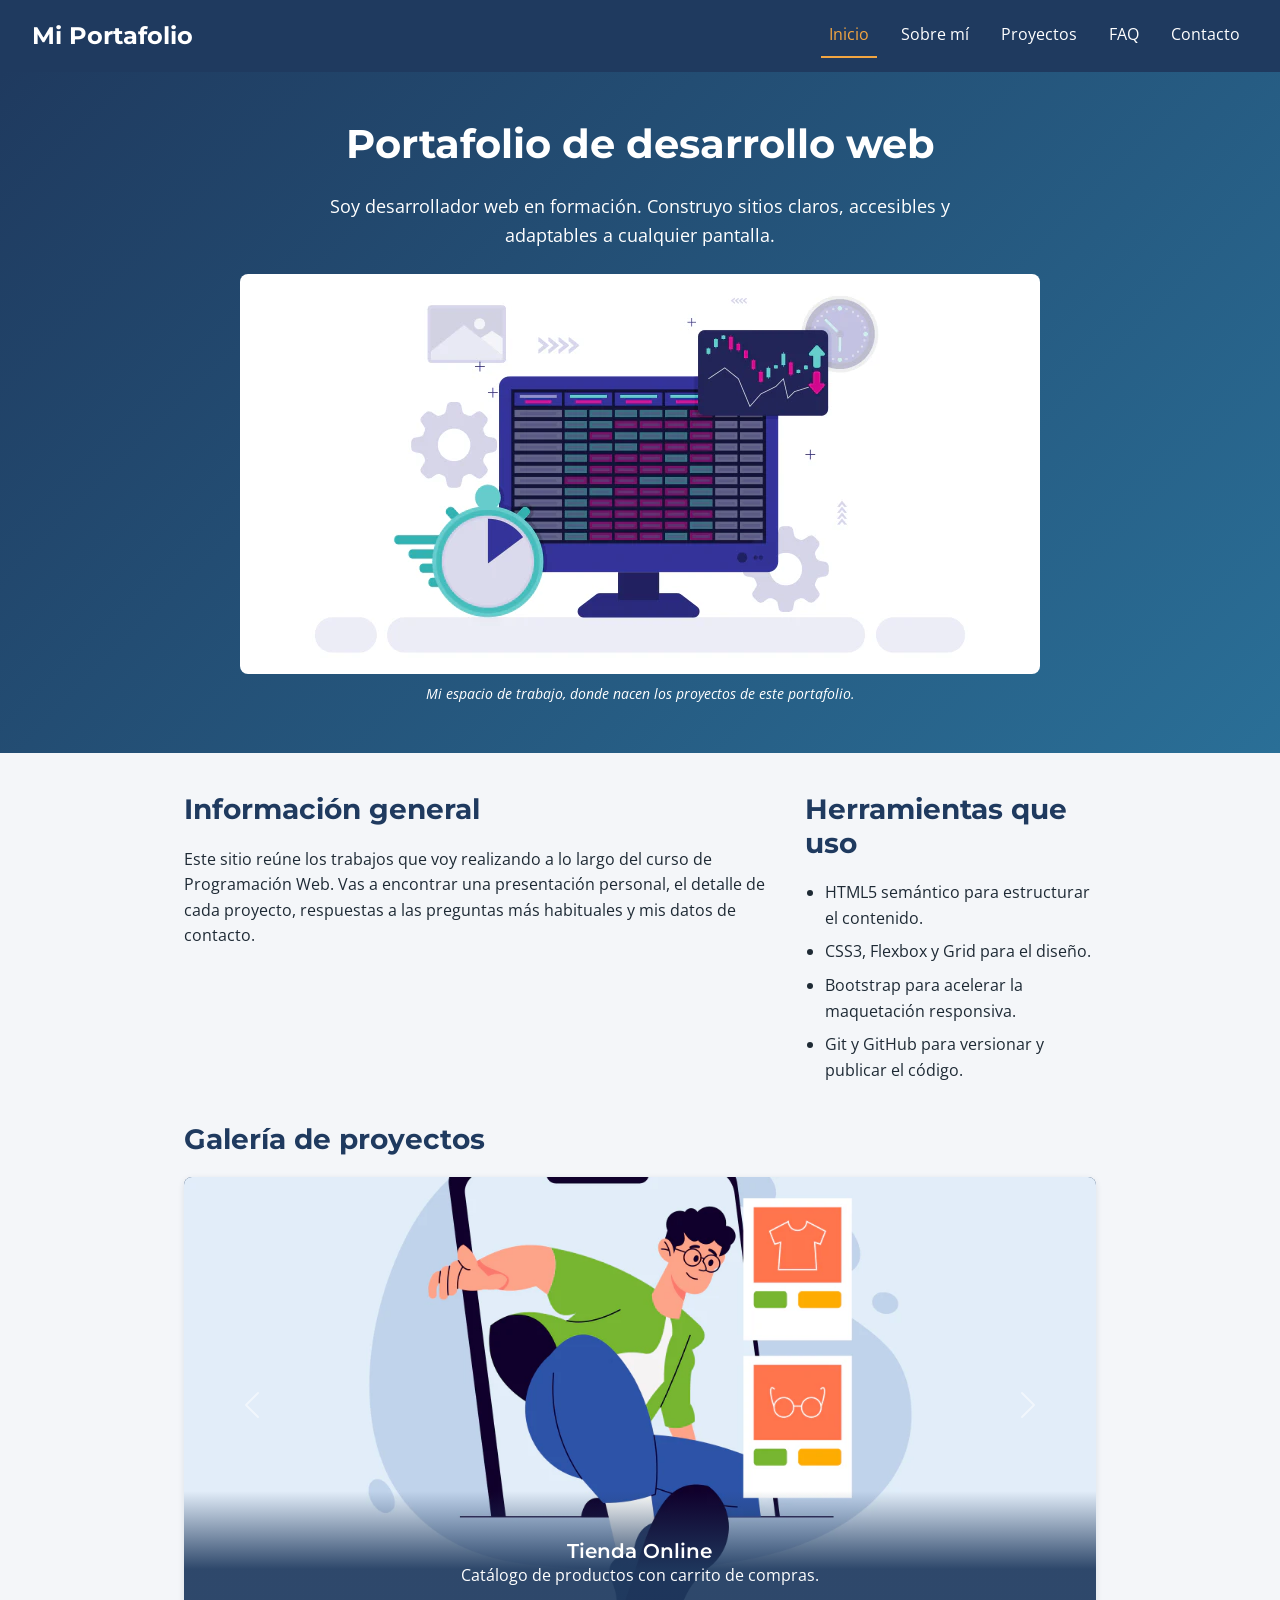
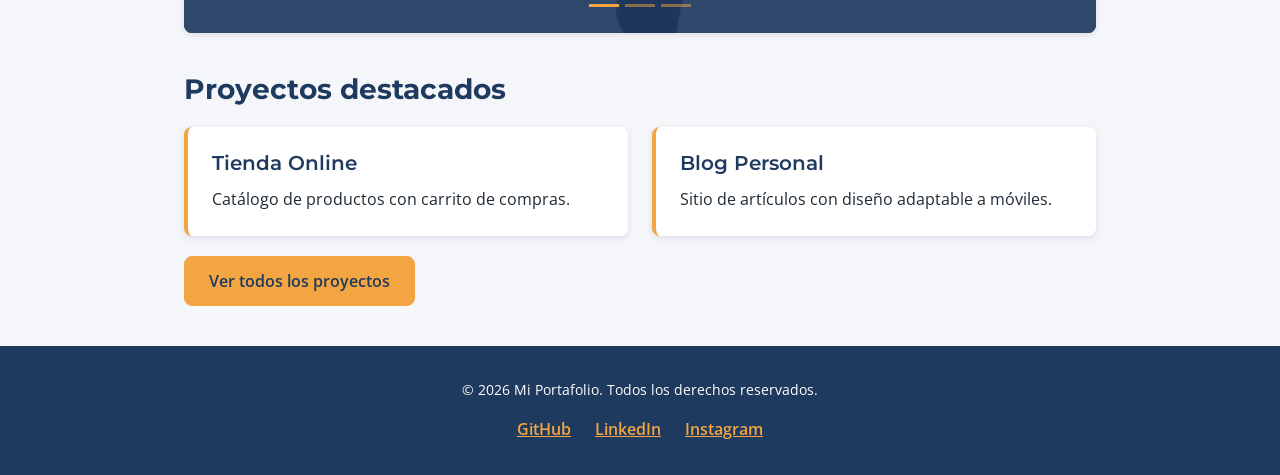
<file: index.html>
<!DOCTYPE html>
<html lang="es">
<head>
    <meta charset="UTF-8">
    <meta name="viewport" content="width=device-width, initial-scale=1.0">
    <meta name="description" content="Portafolio personal de desarrollo web: presentación, proyectos, preguntas frecuentes y contacto.">
    <title>Inicio | Mi Portafolio</title>
    <link rel="preconnect" href="https://fonts.googleapis.com">
    <link rel="preconnect" href="https://fonts.gstatic.com" crossorigin>
    <link href="https://fonts.googleapis.com/css2?family=Montserrat:wght@600;700&amp;family=Open+Sans:wght@400;600&amp;display=swap" rel="stylesheet">
    <link href="https://cdn.jsdelivr.net/npm/bootstrap@5.3.8/dist/css/bootstrap.min.css" rel="stylesheet">
    <link rel="stylesheet" href="css/style.css">
</head>
<body>

    <header class="site-header">
        <nav class="navbar navbar-expand-md navbar-dark site-nav" aria-label="Navegación principal">
            <div class="container-fluid">
                <a class="navbar-brand" href="index.html">Mi Portafolio</a>
                <button class="navbar-toggler" type="button" data-bs-toggle="collapse" data-bs-target="#menu-principal" aria-controls="menu-principal" aria-expanded="false" aria-label="Abrir menú de navegación">
                    <span class="navbar-toggler-icon"></span>
                </button>
                <div class="collapse navbar-collapse" id="menu-principal">
                    <ul class="navbar-nav ms-auto">
                        <li class="nav-item"><a class="nav-link active" href="index.html" aria-current="page">Inicio</a></li>
                        <li class="nav-item"><a class="nav-link" href="pages/sobre-mi.html">Sobre mí</a></li>
                        <li class="nav-item"><a class="nav-link" href="pages/proyectos.html">Proyectos</a></li>
                        <li class="nav-item"><a class="nav-link" href="pages/faq.html">FAQ</a></li>
                        <li class="nav-item"><a class="nav-link" href="pages/contacto.html">Contacto</a></li>
                    </ul>
                </div>
            </div>
        </nav>
    </header>

    <main>
        <section class="hero">
            <h1 class="hero-title">Portafolio de desarrollo web</h1>
            <p class="hero-text">
                Soy desarrollador web en formación. Construyo sitios claros, accesibles
                y adaptables a cualquier pantalla.
            </p>
            <figure>
                <img class="figure-img" src="./img/portada.webp" alt="Escritorio con una computadora portátil" width="800" height="400">
                <figcaption class="figure-caption">Mi espacio de trabajo, donde nacen los proyectos de este portafolio.</figcaption>
            </figure>
        </section>

        <div class="wrapper home-grid">
            <section class="section home-info">
                <h2>Información general</h2>
                <p>
                    Este sitio reúne los trabajos que voy realizando a lo largo del curso de
                    Programación Web. Vas a encontrar una presentación personal, el detalle de
                    cada proyecto, respuestas a las preguntas más habituales y mis datos de contacto.
                </p>
            </section>

            <section class="section home-tools">
                <h2>Herramientas que uso</h2>
                <ul class="list">
                    <li>HTML5 semántico para estructurar el contenido.</li>
                    <li>CSS3, Flexbox y Grid para el diseño.</li>
                    <li>Bootstrap para acelerar la maquetación responsiva.</li>
                    <li>Git y GitHub para versionar y publicar el código.</li>
                </ul>
            </section>

            <section class="section home-gallery">
                <h2>Galería de proyectos</h2>

                <div id="galeria-proyectos" class="carousel slide gallery">
                    <div class="carousel-indicators">
                        <button class="gallery-indicator active" type="button" data-bs-target="#galeria-proyectos" data-bs-slide-to="0" aria-current="true" aria-label="Imagen 1: Tienda Online"></button>
                        <button class="gallery-indicator" type="button" data-bs-target="#galeria-proyectos" data-bs-slide-to="1" aria-label="Imagen 2: Blog Personal"></button>
                        <button class="gallery-indicator" type="button" data-bs-target="#galeria-proyectos" data-bs-slide-to="2" aria-label="Imagen 3: Landing Page"></button>
                    </div>

                    <div class="carousel-inner">
                        <figure class="carousel-item active">
                            <img class="d-block w-100" src="./img/galeria-tienda-online.webp" alt="Página de catálogo" width="1200" height="600">
                            <figcaption class="carousel-caption">
                                <h3 class="gallery-title">Tienda Online</h3>
                                <p class="d-none d-md-block">Catálogo de productos con carrito de compras.</p>
                            </figcaption>
                        </figure>

                        <figure class="carousel-item">
                            <img class="d-block w-100" src="./img/galeria-blog.webp" alt="Persona escribiendo un blog en su escritorio" width="1200" height="600">
                            <figcaption class="carousel-caption">
                                <h3 class="gallery-title">Blog Personal</h3>
                                <p class="d-none d-md-block">Sitio de artículos con diseño adaptable a móviles.</p>
                            </figcaption>
                        </figure>

                        <figure class="carousel-item">
                            <img class="d-block w-100" src="./img/galeria-disenio.webp" alt="Persona diseñando su landing page" width="1200" height="600">
                            <figcaption class="carousel-caption">
                                <h3 class="gallery-title">Landing Page</h3>
                                <p class="d-none d-md-block">Página de presentación para un estudio de diseño.</p>
                            </figcaption>
                        </figure>
                    </div>

                    <button class="carousel-control-prev" type="button" data-bs-target="#galeria-proyectos" data-bs-slide="prev">
                        <span class="carousel-control-prev-icon" aria-hidden="true"></span>
                        <span class="visually-hidden">Imagen anterior</span>
                    </button>
                    <button class="carousel-control-next" type="button" data-bs-target="#galeria-proyectos" data-bs-slide="next">
                        <span class="carousel-control-next-icon" aria-hidden="true"></span>
                        <span class="visually-hidden">Imagen siguiente</span>
                    </button>
                </div>
            </section>

            <section class="section home-projects">
                <h2>Proyectos destacados</h2>

                <div class="card-list">
                    <article class="card">
                        <h3>Tienda Online</h3>
                        <p>Catálogo de productos con carrito de compras.</p>
                    </article>

                    <article class="card">
                        <h3>Blog Personal</h3>
                        <p>Sitio de artículos con diseño adaptable a móviles.</p>
                    </article>
                </div>

                <p><a class="btn btn-acento" href="pages/proyectos.html">Ver todos los proyectos</a></p>
            </section>
        </div>
    </main>

    <footer class="site-footer">
        <p class="footer-copy">&copy; 2026 Mi Portafolio. Todos los derechos reservados.</p>
        <ul class="social-list">
            <li><a class="social-link" href="https://github.com/">GitHub</a></li>
            <li><a class="social-link" href="https://www.linkedin.com/">LinkedIn</a></li>
            <li><a class="social-link" href="https://www.instagram.com/">Instagram</a></li>
        </ul>
    </footer>

    <script src="https://cdn.jsdelivr.net/npm/bootstrap@5.3.8/dist/js/bootstrap.bundle.min.js"></script>
</body>
</html>
</file>
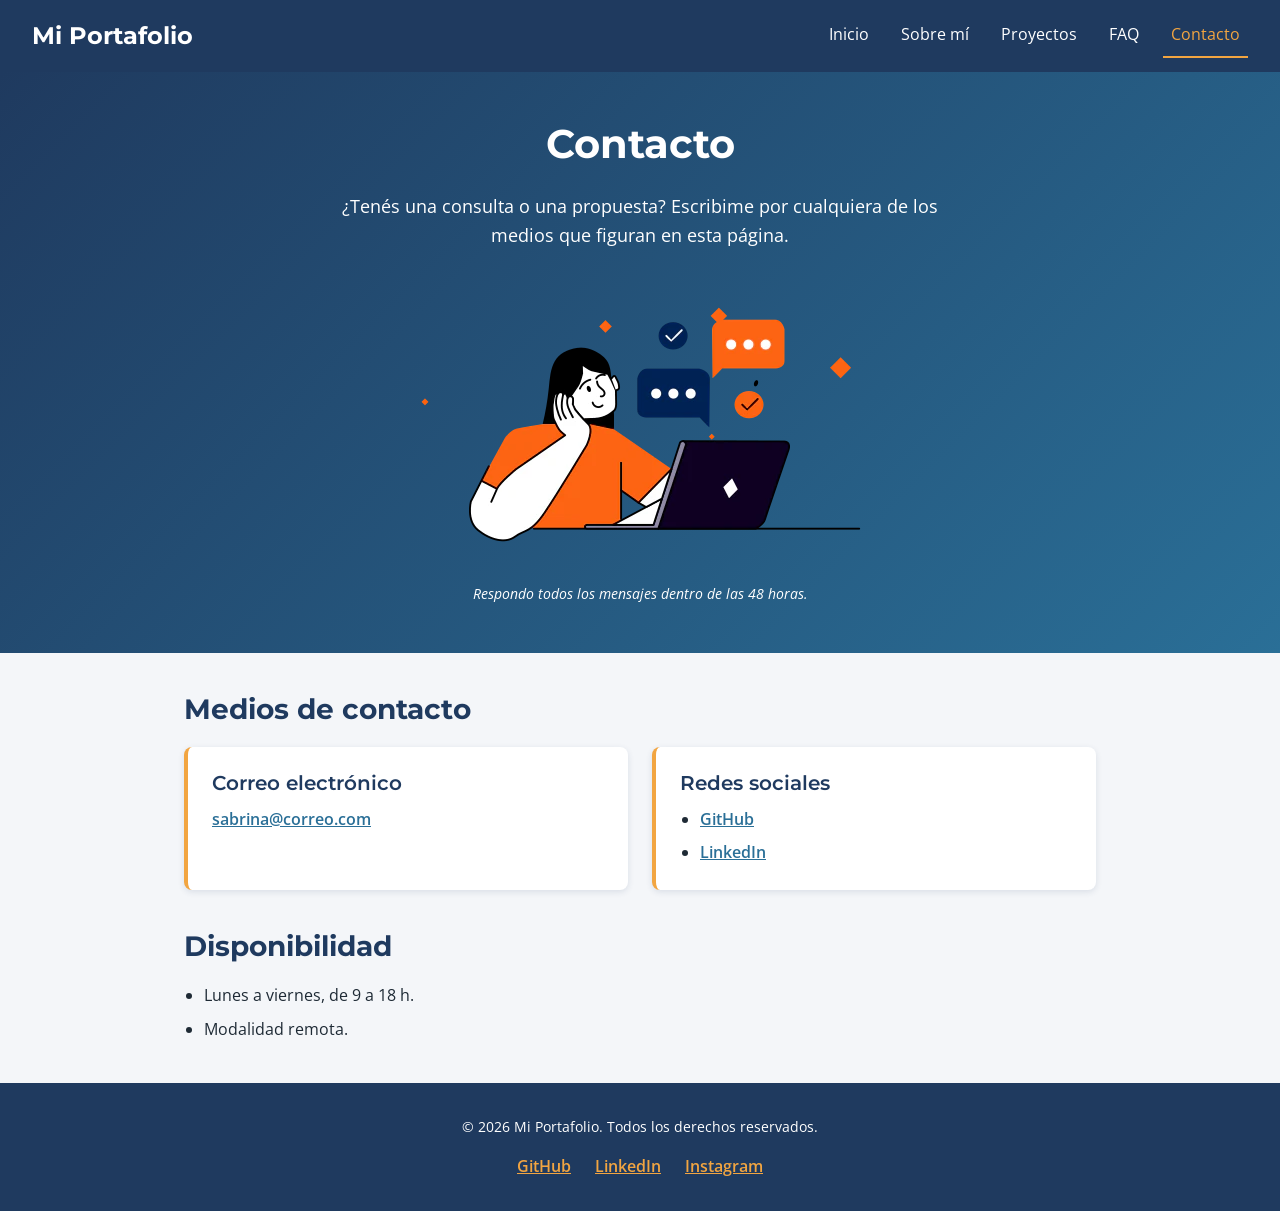
<file: pages/contacto.html>
<!DOCTYPE html>
<html lang="es">
<head>
    <meta charset="UTF-8">
    <meta name="viewport" content="width=device-width, initial-scale=1.0">
    <meta name="description" content="Medios de contacto y disponibilidad para consultas y propuestas de trabajo.">
    <title>Contacto | Mi Portafolio</title>
    <link rel="preconnect" href="https://fonts.googleapis.com">
    <link rel="preconnect" href="https://fonts.gstatic.com" crossorigin>
    <link href="https://fonts.googleapis.com/css2?family=Montserrat:wght@600;700&amp;family=Open+Sans:wght@400;600&amp;display=swap" rel="stylesheet">
    <link href="https://cdn.jsdelivr.net/npm/bootstrap@5.3.8/dist/css/bootstrap.min.css" rel="stylesheet">
    <link rel="stylesheet" href="../css/style.css">
</head>
<body>

    <header class="site-header">
        <nav class="navbar navbar-expand-md navbar-dark site-nav" aria-label="Navegación principal">
            <div class="container-fluid">
                <a class="navbar-brand" href="../index.html">Mi Portafolio</a>
                <button class="navbar-toggler" type="button" data-bs-toggle="collapse" data-bs-target="#menu-principal" aria-controls="menu-principal" aria-expanded="false" aria-label="Abrir menú de navegación">
                    <span class="navbar-toggler-icon"></span>
                </button>
                <div class="collapse navbar-collapse" id="menu-principal">
                    <ul class="navbar-nav ms-auto">
                        <li class="nav-item"><a class="nav-link" href="../index.html">Inicio</a></li>
                        <li class="nav-item"><a class="nav-link" href="sobre-mi.html">Sobre mí</a></li>
                        <li class="nav-item"><a class="nav-link" href="proyectos.html">Proyectos</a></li>
                        <li class="nav-item"><a class="nav-link" href="faq.html">FAQ</a></li>
                        <li class="nav-item"><a class="nav-link active" href="contacto.html" aria-current="page">Contacto</a></li>
                    </ul>
                </div>
            </div>
        </nav>
    </header>

    <main>
        <section class="hero">
            <h1 class="hero-title">Contacto</h1>
            <p class="hero-text">
                ¿Tenés una consulta o una propuesta? Escribime por cualquiera de los
                medios que figuran en esta página.
            </p>
            <figure>
                <img class="figure-img" src="./../img/contacto.webp" alt="Persona leyendo mensajes de contacto en su notebook" width="600" height="300">
                <figcaption class="figure-caption">Respondo todos los mensajes dentro de las 48 horas.</figcaption>
            </figure>
        </section>

        <section class="section wrapper">
            <h2>Medios de contacto</h2>

            <div class="card-list">
                <article class="card">
                    <h3>Correo electrónico</h3>
                    <address class="contact-address">
                        <a href="mailto:sabrina@correo.com">sabrina@correo.com</a>
                    </address>
                </article>

                <article class="card">
                    <h3>Redes sociales</h3>
                    <ul class="list">
                        <li><a href="https://github.com/">GitHub</a></li>
                        <li><a href="https://www.linkedin.com/">LinkedIn</a></li>
                    </ul>
                </article>
            </div>
        </section>

        <section class="section wrapper">
            <h2>Disponibilidad</h2>
            <ul class="list">
                <li>Lunes a viernes, de 9 a 18 h.</li>
                <li>Modalidad remota.</li>
            </ul>
        </section>
    </main>

    <footer class="site-footer">
        <p class="footer-copy">&copy; 2026 Mi Portafolio. Todos los derechos reservados.</p>
        <ul class="social-list">
            <li><a class="social-link" href="https://github.com/">GitHub</a></li>
            <li><a class="social-link" href="https://www.linkedin.com/">LinkedIn</a></li>
            <li><a class="social-link" href="https://www.instagram.com/">Instagram</a></li>
        </ul>
    </footer>

    <script src="https://cdn.jsdelivr.net/npm/bootstrap@5.3.8/dist/js/bootstrap.bundle.min.js"></script>
</body>
</html>
</file>
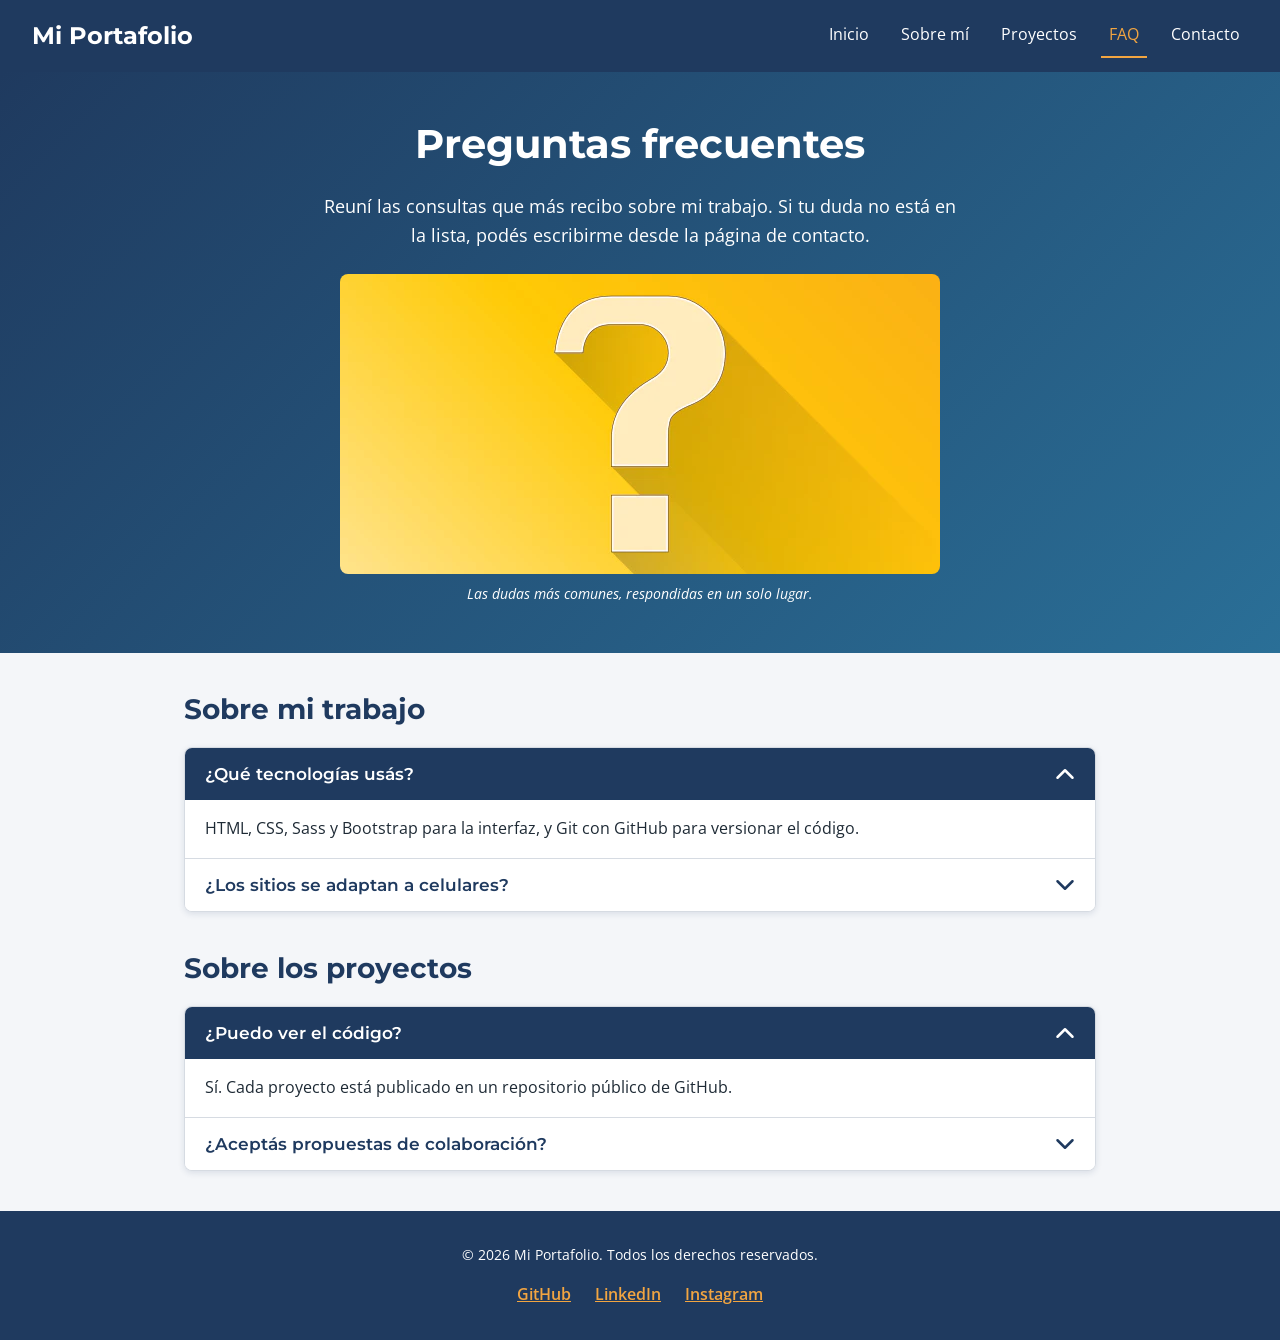
<file: pages/faq.html>
<!DOCTYPE html>
<html lang="es">
<head>
    <meta charset="UTF-8">
    <meta name="viewport" content="width=device-width, initial-scale=1.0">
    <meta name="description" content="Preguntas frecuentes sobre mis proyectos, las tecnologías que uso y cómo trabajar conmigo.">
    <title>Preguntas frecuentes | Mi Portafolio</title>
    <link rel="preconnect" href="https://fonts.googleapis.com">
    <link rel="preconnect" href="https://fonts.gstatic.com" crossorigin>
    <link href="https://fonts.googleapis.com/css2?family=Montserrat:wght@600;700&amp;family=Open+Sans:wght@400;600&amp;display=swap" rel="stylesheet">
    <link href="https://cdn.jsdelivr.net/npm/bootstrap@5.3.8/dist/css/bootstrap.min.css" rel="stylesheet">
    <link rel="stylesheet" href="../css/style.css">
</head>
<body>

    <header class="site-header">
        <nav class="navbar navbar-expand-md navbar-dark site-nav" aria-label="Navegación principal">
            <div class="container-fluid">
                <a class="navbar-brand" href="../index.html">Mi Portafolio</a>
                <button class="navbar-toggler" type="button" data-bs-toggle="collapse" data-bs-target="#menu-principal" aria-controls="menu-principal" aria-expanded="false" aria-label="Abrir menú de navegación">
                    <span class="navbar-toggler-icon"></span>
                </button>
                <div class="collapse navbar-collapse" id="menu-principal">
                    <ul class="navbar-nav ms-auto">
                        <li class="nav-item"><a class="nav-link" href="../index.html">Inicio</a></li>
                        <li class="nav-item"><a class="nav-link" href="sobre-mi.html">Sobre mí</a></li>
                        <li class="nav-item"><a class="nav-link" href="proyectos.html">Proyectos</a></li>
                        <li class="nav-item"><a class="nav-link active" href="faq.html" aria-current="page">FAQ</a></li>
                        <li class="nav-item"><a class="nav-link" href="contacto.html">Contacto</a></li>
                    </ul>
                </div>
            </div>
        </nav>
    </header>

    <main>
        <section class="hero">
            <h1 class="hero-title">Preguntas frecuentes</h1>
            <p class="hero-text">
                Reuní las consultas que más recibo sobre mi trabajo. Si tu duda no está
                en la lista, podés escribirme desde la página de contacto.
            </p>
            <figure>
                <img class="figure-img" src="./../img/faq.webp" alt="Signo de interrogación" width="600" height="300">
                <figcaption class="figure-caption">Las dudas más comunes, respondidas en un solo lugar.</figcaption>
            </figure>
        </section>

        <section class="section wrapper">
            <h2>Sobre mi trabajo</h2>

            <div class="accordion faq" id="faq-trabajo">
                <article class="accordion-item">
                    <h3 class="accordion-header">
                        <button class="accordion-button" type="button" data-bs-toggle="collapse" data-bs-target="#faq-tecnologias" aria-expanded="true" aria-controls="faq-tecnologias">
                            ¿Qué tecnologías usás?
                        </button>
                    </h3>
                    <div id="faq-tecnologias" class="accordion-collapse collapse show" data-bs-parent="#faq-trabajo">
                        <p class="accordion-body">HTML, CSS, Sass y Bootstrap para la interfaz, y Git con GitHub para versionar el código.</p>
                    </div>
                </article>

                <article class="accordion-item">
                    <h3 class="accordion-header">
                        <button class="accordion-button collapsed" type="button" data-bs-toggle="collapse" data-bs-target="#faq-celulares" aria-expanded="false" aria-controls="faq-celulares">
                            ¿Los sitios se adaptan a celulares?
                        </button>
                    </h3>
                    <div id="faq-celulares" class="accordion-collapse collapse" data-bs-parent="#faq-trabajo">
                        <p class="accordion-body">Sí. Todos los proyectos se diseñan con enfoque mobile-first y se prueban en distintos tamaños de pantalla.</p>
                    </div>
                </article>
            </div>
        </section>

        <section class="section wrapper">
            <h2>Sobre los proyectos</h2>

            <div class="accordion faq" id="faq-proyectos">
                <article class="accordion-item">
                    <h3 class="accordion-header">
                        <button class="accordion-button" type="button" data-bs-toggle="collapse" data-bs-target="#faq-codigo" aria-expanded="true" aria-controls="faq-codigo">
                            ¿Puedo ver el código?
                        </button>
                    </h3>
                    <div id="faq-codigo" class="accordion-collapse collapse show" data-bs-parent="#faq-proyectos">
                        <p class="accordion-body">Sí. Cada proyecto está publicado en un repositorio público de GitHub.</p>
                    </div>
                </article>

                <article class="accordion-item">
                    <h3 class="accordion-header">
                        <button class="accordion-button collapsed" type="button" data-bs-toggle="collapse" data-bs-target="#faq-colaboracion" aria-expanded="false" aria-controls="faq-colaboracion">
                            ¿Aceptás propuestas de colaboración?
                        </button>
                    </h3>
                    <div id="faq-colaboracion" class="accordion-collapse collapse" data-bs-parent="#faq-proyectos">
                        <p class="accordion-body">Sí. Podés enviarme tu propuesta por correo electrónico o por redes sociales.</p>
                    </div>
                </article>
            </div>
        </section>
    </main>

    <footer class="site-footer">
        <p class="footer-copy">&copy; 2026 Mi Portafolio. Todos los derechos reservados.</p>
        <ul class="social-list">
            <li><a class="social-link" href="https://github.com/">GitHub</a></li>
            <li><a class="social-link" href="https://www.linkedin.com/">LinkedIn</a></li>
            <li><a class="social-link" href="https://www.instagram.com/">Instagram</a></li>
        </ul>
    </footer>

    <script src="https://cdn.jsdelivr.net/npm/bootstrap@5.3.8/dist/js/bootstrap.bundle.min.js"></script>
</body>
</html>
</file>
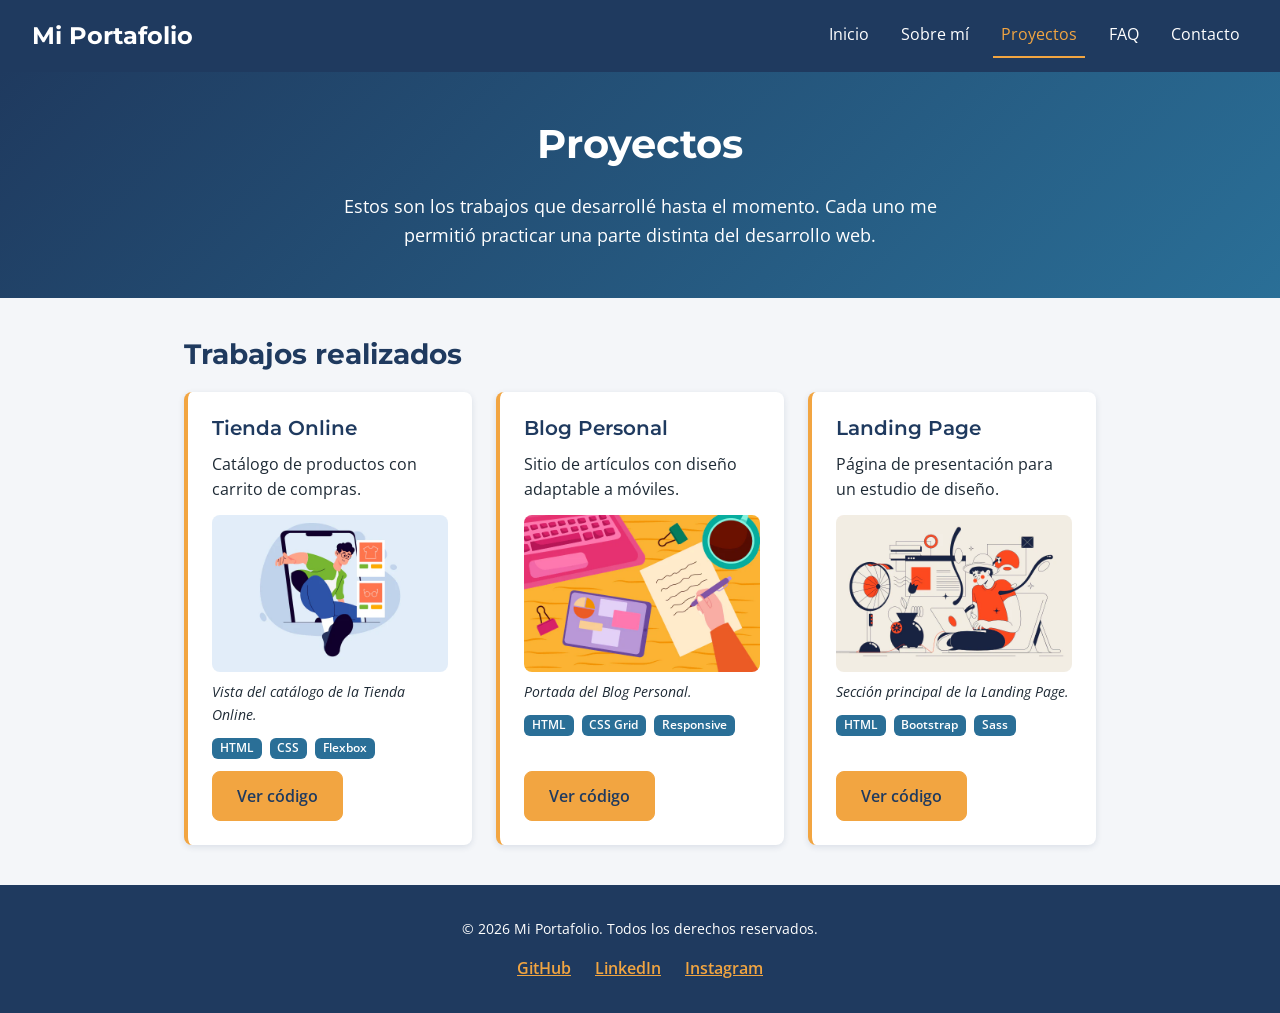
<file: pages/proyectos.html>
<!DOCTYPE html>
<html lang="es">
<head>
    <meta charset="UTF-8">
    <meta name="viewport" content="width=device-width, initial-scale=1.0">
    <meta name="description" content="Listado de proyectos web realizados: tienda online, blog personal y landing page.">
    <title>Proyectos | Mi Portafolio</title>
    <link rel="preconnect" href="https://fonts.googleapis.com">
    <link rel="preconnect" href="https://fonts.gstatic.com" crossorigin>
    <link href="https://fonts.googleapis.com/css2?family=Montserrat:wght@600;700&amp;family=Open+Sans:wght@400;600&amp;display=swap" rel="stylesheet">
    <link href="https://cdn.jsdelivr.net/npm/bootstrap@5.3.8/dist/css/bootstrap.min.css" rel="stylesheet">
    <link rel="stylesheet" href="../css/style.css">
</head>
<body>

    <header class="site-header">
        <nav class="navbar navbar-expand-md navbar-dark site-nav" aria-label="Navegación principal">
            <div class="container-fluid">
                <a class="navbar-brand" href="../index.html">Mi Portafolio</a>
                <button class="navbar-toggler" type="button" data-bs-toggle="collapse" data-bs-target="#menu-principal" aria-controls="menu-principal" aria-expanded="false" aria-label="Abrir menú de navegación">
                    <span class="navbar-toggler-icon"></span>
                </button>
                <div class="collapse navbar-collapse" id="menu-principal">
                    <ul class="navbar-nav ms-auto">
                        <li class="nav-item"><a class="nav-link" href="../index.html">Inicio</a></li>
                        <li class="nav-item"><a class="nav-link" href="sobre-mi.html">Sobre mí</a></li>
                        <li class="nav-item"><a class="nav-link active" href="proyectos.html" aria-current="page">Proyectos</a></li>
                        <li class="nav-item"><a class="nav-link" href="faq.html">FAQ</a></li>
                        <li class="nav-item"><a class="nav-link" href="contacto.html">Contacto</a></li>
                    </ul>
                </div>
            </div>
        </nav>
    </header>

    <main>
        <section class="hero">
            <h1 class="hero-title">Proyectos</h1>
            <p class="hero-text">
                Estos son los trabajos que desarrollé hasta el momento. Cada uno me
                permitió practicar una parte distinta del desarrollo web.
            </p>
        </section>

        <section class="section wrapper">
            <h2>Trabajos realizados</h2>

            <div class="card-list card-list-3col">
                <article class="card">
                    <h3>Tienda Online</h3>
                    <p>Catálogo de productos con carrito de compras.</p>
                    <figure>
                        <img class="figure-img" src="./../img/tienda-online.webp" alt="Página de catálogo" width="600" height="400">
                        <figcaption class="figure-caption">Vista del catálogo de la Tienda Online.</figcaption>
                    </figure>
                    <ul class="tag-list" aria-label="Tecnologías usadas">
                        <li class="badge tag">HTML</li>
                        <li class="badge tag">CSS</li>
                        <li class="badge tag">Flexbox</li>
                    </ul>
                    <a class="btn btn-acento" href="https://github.com/tienda-online">Ver código<span class="visually-hidden"> de Tienda Online</span></a>
                </article>

                <article class="card">
                    <h3>Blog Personal</h3>
                    <p>Sitio de artículos con diseño adaptable a móviles.</p>
                    <figure>
                        <img class="figure-img" src= "./../img/blog.webp" alt="Persona escribiendo un blog en su escritorio" width="600" height="400">
                        <figcaption class="figure-caption">Portada del Blog Personal.</figcaption>
                    </figure>
                    <ul class="tag-list" aria-label="Tecnologías usadas">
                        <li class="badge tag">HTML</li>
                        <li class="badge tag">CSS Grid</li>
                        <li class="badge tag">Responsive</li>
                    </ul>
                    <a class="btn btn-acento" href="https://github.com/blog-personal">Ver código<span class="visually-hidden"> de Blog Personal</span></a>
                </article>

                <article class="card">
                    <h3>Landing Page</h3>
                    <p>Página de presentación para un estudio de diseño.</p>
                    <figure>
                        <img class="figure-img" src="./../img/disenio.webp" alt="Persona diseñando su landing page" width="600" height="400">
                        <figcaption class="figure-caption">Sección principal de la Landing Page.</figcaption>
                    </figure>
                    <ul class="tag-list" aria-label="Tecnologías usadas">
                        <li class="badge tag">HTML</li>
                        <li class="badge tag">Bootstrap</li>
                        <li class="badge tag">Sass</li>
                    </ul>
                    <a class="btn btn-acento" href="https://github.com/anding-page">Ver código<span class="visually-hidden"> de Landing Page</span></a>
                </article>
            </div>
        </section>
    </main>

    <footer class="site-footer">
        <p class="footer-copy">&copy; 2026 Mi Portafolio. Todos los derechos reservados.</p>
        <ul class="social-list">
            <li><a class="social-link" href="https://github.com/">GitHub</a></li>
            <li><a class="social-link" href="https://www.linkedin.com/">LinkedIn</a></li>
            <li><a class="social-link" href="https://www.instagram.com/">Instagram</a></li>
        </ul>
    </footer>

    <script src="https://cdn.jsdelivr.net/npm/bootstrap@5.3.8/dist/js/bootstrap.bundle.min.js"></script>
</body>
</html>
</file>
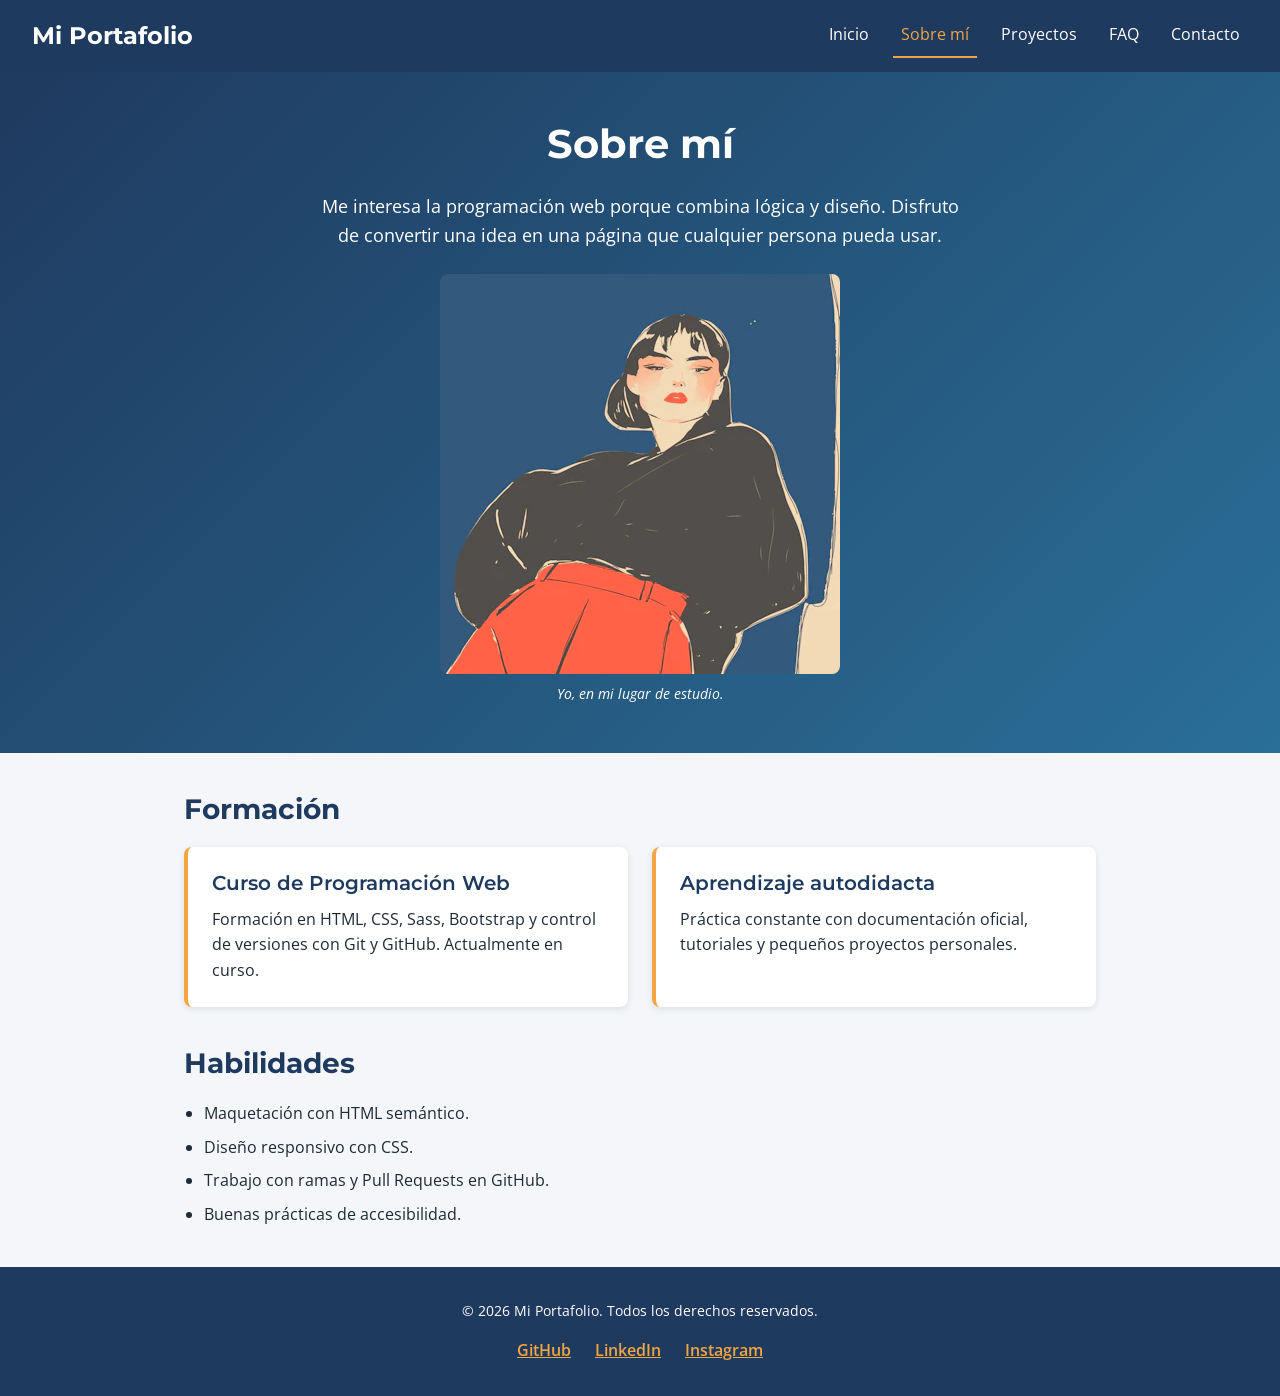
<file: pages/sobre-mi.html>
<!DOCTYPE html>
<html lang="es">
<head>
    <meta charset="UTF-8">
    <meta name="viewport" content="width=device-width, initial-scale=1.0">
    <meta name="description" content="Quién soy, mi formación y las habilidades que estoy desarrollando como programador web.">
    <title>Sobre mí | Mi Portafolio</title>
    <link rel="preconnect" href="https://fonts.googleapis.com">
    <link rel="preconnect" href="https://fonts.gstatic.com" crossorigin>
    <link href="https://fonts.googleapis.com/css2?family=Montserrat:wght@600;700&amp;family=Open+Sans:wght@400;600&amp;display=swap" rel="stylesheet">
    <link href="https://cdn.jsdelivr.net/npm/bootstrap@5.3.8/dist/css/bootstrap.min.css" rel="stylesheet">
    <link rel="stylesheet" href="../css/style.css">
</head>
<body>

    <header class="site-header">
        <nav class="navbar navbar-expand-md navbar-dark site-nav" aria-label="Navegación principal">
            <div class="container-fluid">
                <a class="navbar-brand" href="../index.html">Mi Portafolio</a>
                <button class="navbar-toggler" type="button" data-bs-toggle="collapse" data-bs-target="#menu-principal" aria-controls="menu-principal" aria-expanded="false" aria-label="Abrir menú de navegación">
                    <span class="navbar-toggler-icon"></span>
                </button>
                <div class="collapse navbar-collapse" id="menu-principal">
                    <ul class="navbar-nav ms-auto">
                        <li class="nav-item"><a class="nav-link" href="../index.html">Inicio</a></li>
                        <li class="nav-item"><a class="nav-link active" href="sobre-mi.html" aria-current="page">Sobre mí</a></li>
                        <li class="nav-item"><a class="nav-link" href="proyectos.html">Proyectos</a></li>
                        <li class="nav-item"><a class="nav-link" href="faq.html">FAQ</a></li>
                        <li class="nav-item"><a class="nav-link" href="contacto.html">Contacto</a></li>
                    </ul>
                </div>
            </div>
        </nav>
    </header>

    <main>
        <section class="hero">
            <h1 class="hero-title">Sobre mí</h1>
            <p class="hero-text">
                Me interesa la programación web porque combina lógica y diseño. Disfruto
                de convertir una idea en una página que cualquier persona pueda usar.
            </p>
            <figure>
                <img class="figure-img" src="./../img/perfil.webp" alt="Retrato del autor del portafolio" width="400" height="400">
                <figcaption class="figure-caption">Yo, en mi lugar de estudio.</figcaption>
            </figure>
        </section>

        <section class="section wrapper">
            <h2>Formación</h2>

            <div class="card-list">
                <article class="card">
                    <h3>Curso de Programación Web</h3>
                    <p>
                        Formación en HTML, CSS, Sass, Bootstrap y control de versiones con Git
                        y GitHub. Actualmente en curso.
                    </p>
                </article>

                <article class="card">
                    <h3>Aprendizaje autodidacta</h3>
                    <p>
                        Práctica constante con documentación oficial, tutoriales y pequeños
                        proyectos personales.
                    </p>
                </article>
            </div>
        </section>

        <section class="section wrapper">
            <h2>Habilidades</h2>
            <ul class="list">
                <li>Maquetación con HTML semántico.</li>
                <li>Diseño responsivo con CSS.</li>
                <li>Trabajo con ramas y Pull Requests en GitHub.</li>
                <li>Buenas prácticas de accesibilidad.</li>
            </ul>
        </section>
    </main>

    <footer class="site-footer">
        <p class="footer-copy">&copy; 2026 Mi Portafolio. Todos los derechos reservados.</p>
        <ul class="social-list">
            <li><a class="social-link" href="https://github.com/">GitHub</a></li>
            <li><a class="social-link" href="https://www.linkedin.com/">LinkedIn</a></li>
            <li><a class="social-link" href="https://www.instagram.com/">Instagram</a></li>
        </ul>
    </footer>

    <script src="https://cdn.jsdelivr.net/npm/bootstrap@5.3.8/dist/js/bootstrap.bundle.min.js"></script>
</body>
</html>
</file>
<file: css/style.css>
/* ==========================================================================
   Mi Portafolio - Hoja de estilos principal
   Se carga después de Bootstrap: lo complementa y lo adapta a la paleta propia.

   Índice
   1. Reset global
   2. Paleta de colores
   3. Base y grilla maestra
   4. Tipografía
   5. Encabezado y navegación (navbar de Bootstrap)
   6. Presentación (hero)
   7. Contenedores, secciones y grilla del inicio
   8. Componentes: tarjetas, etiquetas, botón, galería, acordeón, listas, figuras, contacto
   9. Pie de página
   10. Estados interactivos y transiciones
   11. Media queries: tablet (768px) y escritorio (1024px)

   Estrategia mobile-first: las secciones 1 a 10 son el diseño para celular.
   La sección 11 suma columnas a medida que crece el ancho de pantalla.
   ========================================================================== */


/* ==========================================================================
   1. Reset global
   ========================================================================== */

* {
    margin: 0;
    padding: 0;
    box-sizing: border-box;
}

/* Bootstrap vuelve a poner márgenes en estas etiquetas; se quitan otra vez
   para que el espaciado siga dependiendo de gap y de las clases propias */
h1,
h2,
h3,
p,
ul,
figure,
address {
    margin: 0;
    padding: 0;
}


/* ==========================================================================
   2. Paleta de colores
   ========================================================================== */

:root {
    --color-primario: #1f3a5f;    /* Azul marino: encabezado, pie y títulos */
    --color-secundario: #2a6f97;  /* Azul medio: enlaces, etiquetas y degradado del hero */
    --color-acento: #f2a541;      /* Ámbar: botón, bordes y estados activos */
    --color-fondo: #f4f6f9;       /* Gris muy claro: fondo general */
    --color-superficie: #ffffff;  /* Blanco: tarjetas y texto sobre azul */
    --color-texto: #1e2a35;       /* Gris azulado oscuro: texto de lectura */

    /* Bootstrap usa estas variables en sus componentes: toman la paleta propia */
    --bs-body-color: var(--color-texto);
    --bs-body-bg: var(--color-fondo);
}


/* ==========================================================================
   3. Base y grilla maestra
   ========================================================================== */

/* Grilla maestra: una columna con tres áreas. La fila de main (1fr) toma el
   alto libre, así el pie queda abajo aunque haya poco contenido */
body {
    display: grid;
    grid-template-columns: 1fr;
    grid-template-rows: auto 1fr auto;
    grid-template-areas:
        "header"
        "main"
        "footer";
    min-height: 100vh;
    background-color: var(--color-fondo);
    color: var(--color-texto);
}

.site-header {
    grid-area: header;
}

main {
    grid-area: main;
}

.site-footer {
    grid-area: footer;
}

img {
    max-width: 100%;
    height: auto;
}


/* ==========================================================================
   4. Tipografía
   ========================================================================== */

body {
    font-family: 'Open Sans', sans-serif;
    font-size: 1rem;
    font-weight: 400;
    line-height: 1.6;
}

h1,
h2,
h3 {
    font-family: 'Montserrat', sans-serif;
    color: var(--color-primario);
    line-height: 1.2;
}

h1 {
    font-size: 2rem;
    font-weight: 700;
}

h2 {
    font-size: 1.5rem;
    font-weight: 700;
}

h3 {
    font-size: 1.25rem;
    font-weight: 600;
}

p {
    font-size: 1rem;
    font-weight: 400;
}

a {
    color: var(--color-secundario);
    font-weight: 600;
}


/* ==========================================================================
   5. Encabezado y navegación (navbar de Bootstrap)
   ========================================================================== */

.site-header {
    background-color: var(--color-primario);
}

/* La navbar de Bootstrap se pinta con sus propias variables */
.site-nav {
    --bs-navbar-padding-x: 0.75rem;
    --bs-navbar-padding-y: 0.75rem;
    --bs-navbar-color: var(--color-superficie);
    --bs-navbar-hover-color: var(--color-acento);
    --bs-navbar-active-color: var(--color-acento);
    --bs-navbar-brand-color: var(--color-superficie);
    --bs-navbar-brand-hover-color: var(--color-acento);
    --bs-navbar-brand-font-size: 1.5rem;
    --bs-navbar-toggler-border-color: rgba(255, 255, 255, 0.6);
}

.site-nav .navbar-brand {
    font-family: 'Montserrat', sans-serif;
    font-weight: 700;
}

.site-nav .navbar-nav {
    gap: 0.25rem 1rem;
    padding-top: 0.5rem;
}

.site-nav .nav-link {
    display: inline-block;
    border-bottom: 2px solid transparent;
}

.site-nav .nav-link.active {
    border-bottom-color: var(--color-acento);
}


/* ==========================================================================
   6. Presentación (hero)
   ========================================================================== */

.hero {
    display: flex;
    flex-direction: column;
    align-items: center;
    gap: 1.5rem;
    margin-bottom: 2.5rem;
    padding: 2.5rem 1.5rem;
    background-color: var(--color-primario);
    background-image: linear-gradient(135deg, #1f3a5f 0%, #2a6f97 100%);
    color: var(--color-superficie);
    text-align: center;
}

.hero-title {
    color: var(--color-superficie);
}

.hero-text {
    max-width: 40rem;
    font-size: 1.125rem;
}


/* ==========================================================================
   7. Contenedores, secciones y grilla del inicio
   ========================================================================== */

/* Contenedor propio: ancho máximo centrado, con aire a los costados */
.wrapper {
    max-width: 60rem;
    margin: 0 auto 2.5rem;
    padding: 0 1.5rem;
}

/* Cada sección apila sus hijos en columna; gap separa título, texto y tarjetas */
.section {
    display: flex;
    flex-direction: column;
    gap: 1.25rem;
}

/* Grilla del inicio. En celular: una columna, un área debajo de la otra */
.home-grid {
    display: grid;
    grid-template-columns: 1fr;
    grid-template-areas:
        "info"
        "tools"
        "gallery"
        "projects";
    gap: 2.5rem;
}

.home-info {
    grid-area: info;
}

.home-tools {
    grid-area: tools;
}

.home-gallery {
    grid-area: gallery;
    min-width: 0;
}

.home-projects {
    grid-area: projects;
}


/* ==========================================================================
   8. Componentes: tarjetas, etiquetas, botón, galería, acordeón, listas, figuras, contacto
   ========================================================================== */

/* Contenedor de tarjetas. En celular: una columna */
.card-list {
    display: grid;
    grid-template-columns: 1fr;
    gap: 1.5rem;
}

/* Tarjeta: parte del componente card de Bootstrap y lo adapta al sitio */
.card {
    display: flex;
    flex-direction: column;
    gap: 0.75rem;
    padding: 1.5rem; /* 24px */
    background-color: var(--color-superficie);
    border: 0;
    border-left: 4px solid var(--color-acento);
    border-radius: 8px;
    box-shadow: 0 2px 6px rgba(31, 58, 95, 0.12);
}

/* El botón de una tarjeta queda abajo y no se estira a todo el ancho */
.card .btn {
    align-self: flex-start;
    margin-top: auto;
}

/* Etiquetas de tecnologías (componente badge de Bootstrap) */
.tag-list {
    display: flex;
    flex-wrap: wrap;
    gap: 0.5rem;
    list-style: none;
}

.tag {
    background-color: var(--color-secundario);
    font-weight: 600;
}

/* Botón: variante propia del componente btn de Bootstrap */
.btn-acento {
    --bs-btn-padding-x: 1.5rem;
    --bs-btn-padding-y: 0.75rem;
    --bs-btn-font-weight: 600;
    --bs-btn-border-radius: 8px;
    --bs-btn-color: var(--color-primario);
    --bs-btn-bg: var(--color-acento);
    --bs-btn-border-color: var(--color-acento);
    --bs-btn-hover-color: var(--color-superficie);
    --bs-btn-hover-bg: var(--color-primario);
    --bs-btn-hover-border-color: var(--color-primario);
    --bs-btn-active-color: var(--color-superficie);
    --bs-btn-active-bg: var(--color-secundario);
    --bs-btn-active-border-color: var(--color-secundario);
    --bs-btn-focus-shadow-rgb: 242, 165, 65;
}

/* Galería (componente carousel de Bootstrap) */
.gallery {
    overflow: hidden;
    background-color: var(--color-primario);
    border-radius: 8px;
    box-shadow: 0 2px 6px rgba(31, 58, 95, 0.12);
}

.gallery .carousel-caption {
    right: 0;
    bottom: 0;
    left: 0;
    padding: 2rem 1rem 2.25rem;
    background-image: linear-gradient(180deg, rgba(31, 58, 95, 0) 0%, rgba(31, 58, 95, 0.92) 55%);
}

.gallery-title {
    color: var(--color-superficie);
}

.gallery .gallery-indicator {
    background-color: var(--color-acento);
}

/* Preguntas frecuentes (componente accordion de Bootstrap) */
.faq {
    --bs-accordion-color: var(--color-texto);
    --bs-accordion-bg: var(--color-superficie);
    --bs-accordion-border-color: rgba(31, 58, 95, 0.18);
    --bs-accordion-border-radius: 8px;
    --bs-accordion-inner-border-radius: 7px;
    --bs-accordion-btn-color: var(--color-primario);
    --bs-accordion-btn-bg: var(--color-superficie);
    --bs-accordion-active-color: var(--color-superficie);
    --bs-accordion-active-bg: var(--color-primario);
    --bs-accordion-btn-focus-box-shadow: 0 0 0 0.2rem rgba(242, 165, 65, 0.6);
    --bs-accordion-btn-icon: url("data:image/svg+xml,%3csvg xmlns='http://www.w3.org/2000/svg' viewBox='0 0 16 16' fill='none' stroke='%231f3a5f' stroke-width='2' stroke-linecap='round' stroke-linejoin='round'%3e%3cpath d='m2 5 6 6 6-6'/%3e%3c/svg%3e");
    --bs-accordion-btn-active-icon: url("data:image/svg+xml,%3csvg xmlns='http://www.w3.org/2000/svg' viewBox='0 0 16 16' fill='none' stroke='%23ffffff' stroke-width='2' stroke-linecap='round' stroke-linejoin='round'%3e%3cpath d='m2 5 6 6 6-6'/%3e%3c/svg%3e");
    box-shadow: 0 2px 6px rgba(31, 58, 95, 0.12);
    border-radius: 8px;
}

.faq .accordion-button {
    font-family: 'Montserrat', sans-serif;
    font-size: 1.0625rem;
    font-weight: 600;
}

/* Listas de contenido */
.list {
    display: flex;
    flex-direction: column;
    gap: 0.5rem;
    padding-left: 1.25rem;
}

/* Figuras */
.figure-img {
    display: block;
    margin-bottom: 0;
    border-radius: 8px;
}

.figure-caption {
    margin-top: 0.5rem;
    color: inherit;
    font-size: 0.9rem;
    font-style: italic;
}

/* Datos de contacto */
.contact-address {
    font-style: normal;
}


/* ==========================================================================
   9. Pie de página
   ========================================================================== */

.site-footer {
    display: flex;
    flex-direction: column;
    align-items: center;
    gap: 1rem;
    padding: 2rem 1.5rem;
    background-color: var(--color-primario);
    color: var(--color-superficie);
    text-align: center;
}

.footer-copy {
    font-size: 0.9rem;
}

.social-list {
    display: flex;
    flex-wrap: wrap;
    justify-content: center;
    align-items: center;
    gap: 1.5rem;
    list-style: none;
}

.social-link {
    color: var(--color-acento);
}


/* ==========================================================================
   10. Estados interactivos y transiciones
   ========================================================================== */

/* Enlaces de texto */
a {
    transition: color 0.2s ease;
}

a:hover,
a:focus {
    color: var(--color-primario);
}

a:active {
    color: var(--color-texto);
}

a:focus-visible {
    outline: 2px solid var(--color-acento);
    outline-offset: 2px;
}

/* Marca y enlaces de la navbar */
.site-nav .navbar-brand {
    transition: color 0.2s ease;
}

.site-nav .nav-link {
    transition: color 0.2s ease, border-color 0.2s ease;
}

.site-nav .nav-link:hover,
.site-nav .nav-link:focus {
    border-bottom-color: var(--color-acento);
}

.site-nav .nav-link:focus-visible {
    box-shadow: 0 0 0 0.2rem rgba(242, 165, 65, 0.6);
}

.site-nav .nav-link:active {
    color: var(--color-superficie);
    border-bottom-color: var(--color-superficie);
}

/* Botones */
.btn-acento {
    transition: color 0.2s ease, background-color 0.2s ease, border-color 0.2s ease, box-shadow 0.2s ease, transform 0.2s ease;
}

.btn-acento:hover,
.btn-acento:focus {
    transform: translateY(-2px);
}

.btn-acento:active {
    transform: translateY(0) scale(0.97);
}

/* Tarjetas: :focus-within las resalta cuando el foco está en un enlace interno */
.card {
    transition: transform 0.25s ease, box-shadow 0.25s ease;
}

.card:hover,
.card:focus-within {
    transform: translateY(-4px);
    box-shadow: 0 10px 22px rgba(31, 58, 95, 0.2);
}

.card:active {
    transform: translateY(-1px);
    box-shadow: 0 4px 10px rgba(31, 58, 95, 0.16);
}

/* Galería: indicadores y flechas */
.gallery .gallery-indicator {
    transition: opacity 0.2s ease, transform 0.2s ease;
}

.gallery .gallery-indicator:hover,
.gallery .gallery-indicator:focus {
    opacity: 1;
    transform: scaleY(1.6);
}

.gallery .gallery-indicator:active {
    background-color: var(--color-superficie);
}

.gallery .carousel-control-prev:focus-visible,
.gallery .carousel-control-next:focus-visible {
    outline: 2px solid var(--color-acento);
    outline-offset: -4px;
}

.gallery .carousel-control-prev:active,
.gallery .carousel-control-next:active {
    opacity: 1;
    background-color: rgba(31, 58, 95, 0.35);
}

/* Preguntas frecuentes: botones del acordeón */
.faq .accordion-button.collapsed:hover,
.faq .accordion-button.collapsed:focus {
    background-color: var(--color-fondo);
    color: var(--color-secundario);
}

.faq .accordion-button:active {
    background-color: var(--color-secundario);
    color: var(--color-superficie);
}

/* Enlaces del pie */
.social-link:hover,
.social-link:focus {
    color: var(--color-superficie);
}

.social-link:active {
    color: var(--color-acento);
}


/* ==========================================================================
   11. Media queries: tablet (768px) y escritorio (1024px)
   ========================================================================== */

/* Tablet: menú desplegado en fila y tarjetas en 2 columnas */
@media (min-width: 768px) {
    h1 {
        font-size: 2.5rem;
    }

    h2 {
        font-size: 1.75rem;
    }

    .site-nav {
        --bs-navbar-padding-x: 1.25rem;
    }

    .site-nav .navbar-nav {
        padding-top: 0;
    }

    .hero {
        padding: 3rem 1.5rem;
    }

    .card-list {
        grid-template-columns: repeat(2, 1fr);
    }

    .gallery .carousel-caption {
        padding: 3rem 1.5rem 2.75rem;
    }
}

/* Escritorio: la grilla del inicio pasa a 2 columnas y los proyectos a 3 */
@media (min-width: 1024px) {
    .home-grid {
        grid-template-columns: 2fr 1fr;
        grid-template-areas:
            "info     tools"
            "gallery  gallery"
            "projects projects";
    }

    .card-list-3col {
        grid-template-columns: repeat(3, 1fr);
    }
}
</file>
